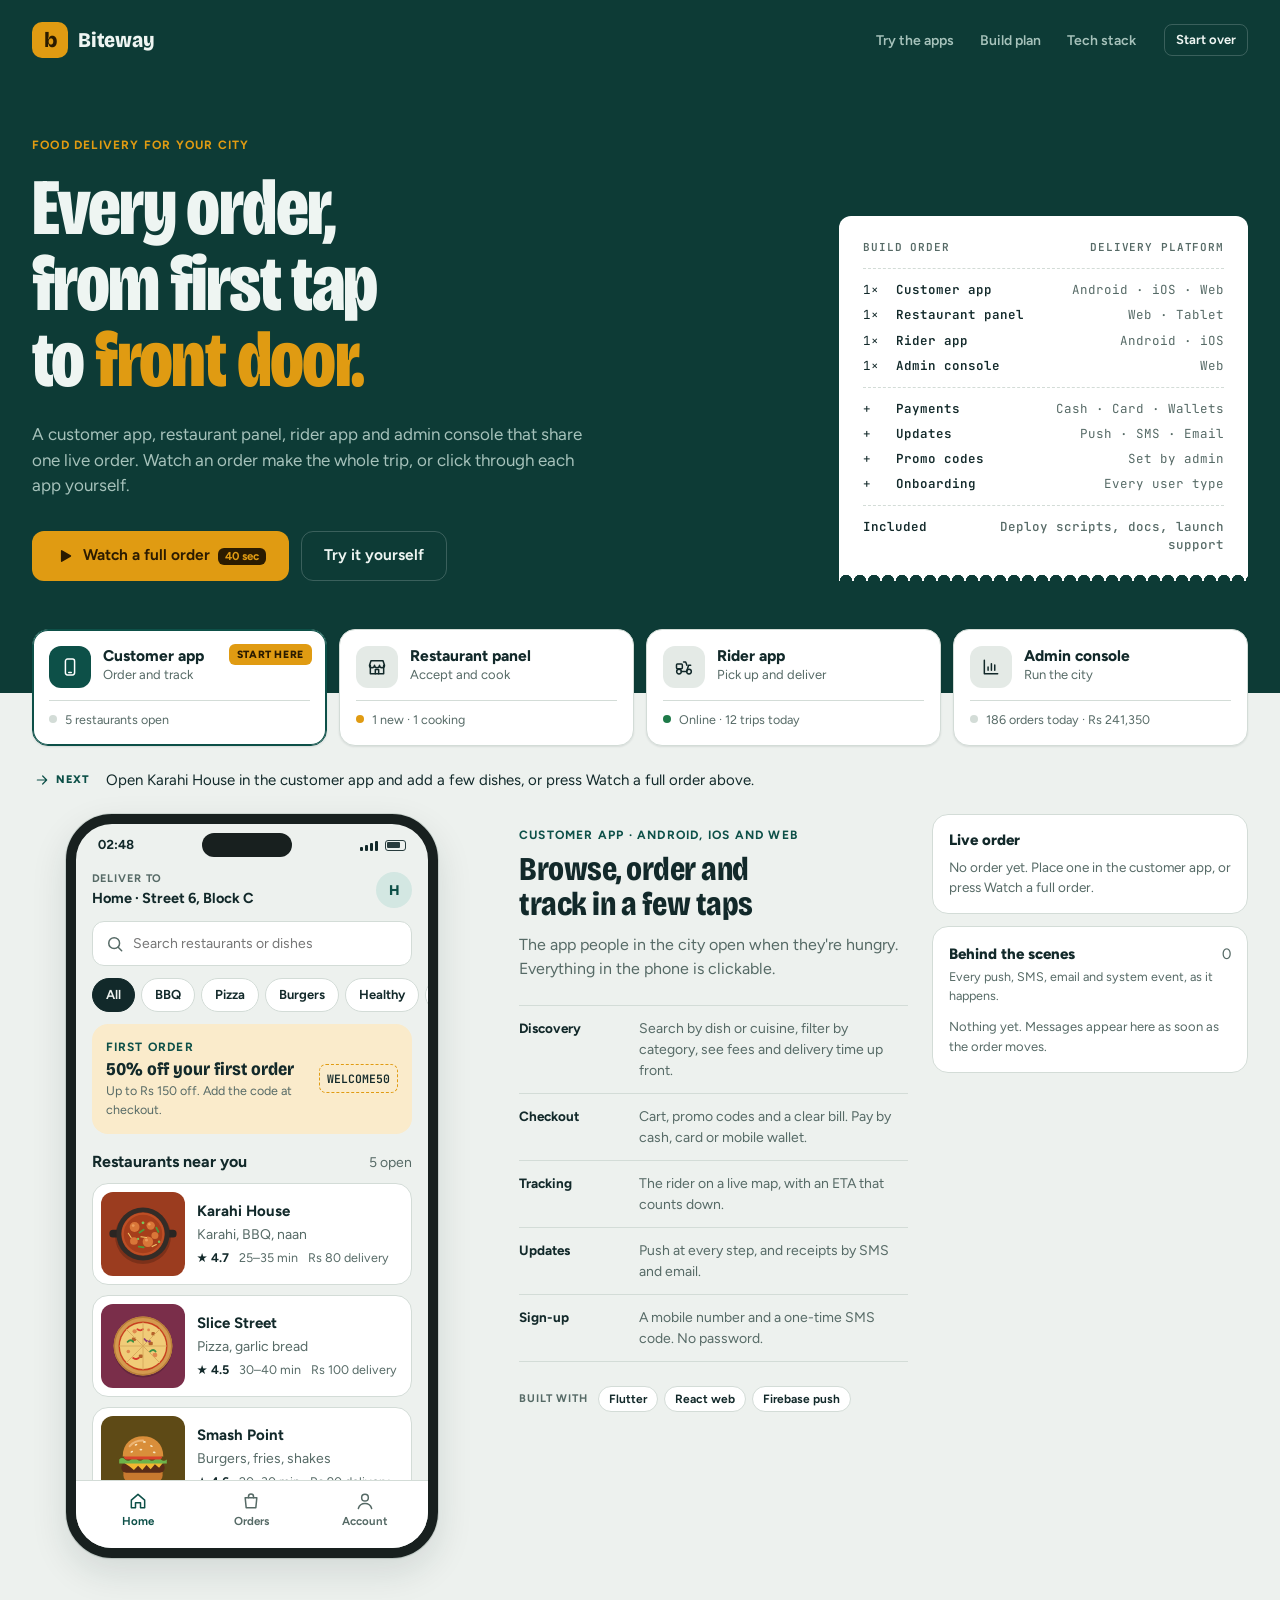
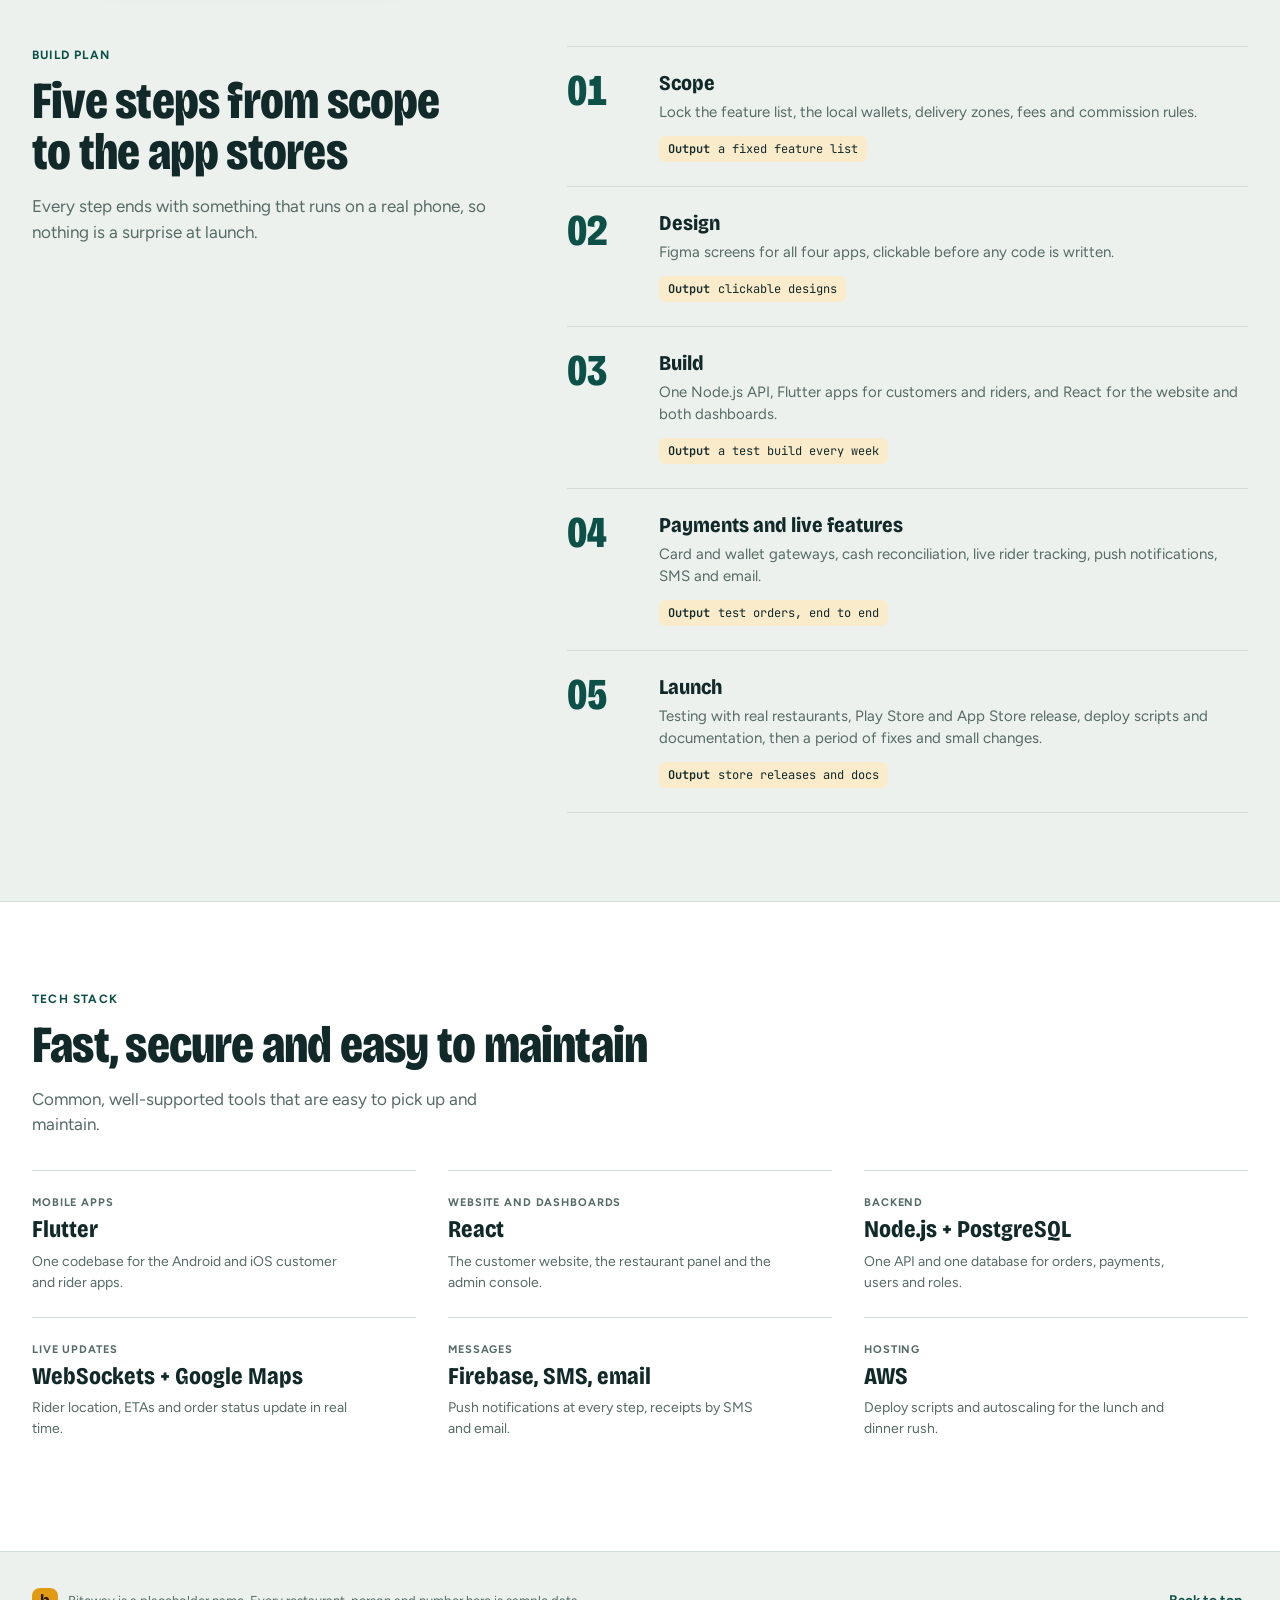
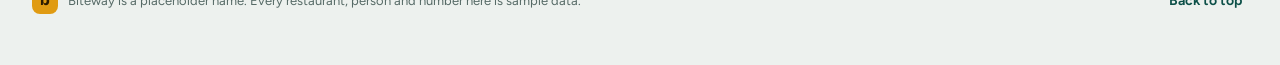
<file: index.html>
<!doctype html>
<html lang="en">
<head>
<meta charset="utf-8">
<meta name="viewport" content="width=device-width, initial-scale=1, viewport-fit=cover">
<title>Biteway Delivery</title>
<meta name="description" content="A food delivery platform: customer app, restaurant panel, rider app and admin console sharing one live order.">
<meta property="og:title" content="Biteway: food delivery platform">
<meta property="og:description" content="A food delivery platform: customer app, restaurant panel, rider app and admin console sharing one live order.">
<link rel="preconnect" href="https://fonts.googleapis.com">
<link rel="preconnect" href="https://fonts.gstatic.com" crossorigin>
<link rel="stylesheet" href="https://fonts.googleapis.com/css2?family=Bricolage+Grotesque:opsz,wdth,wght@12..96,75..100,500..800&display=swap">
<link rel="stylesheet" href="https://fonts.googleapis.com/css2?family=Figtree:wght@400..700&display=swap">
<link rel="stylesheet" href="https://fonts.googleapis.com/css2?family=JetBrains+Mono:wght@500;600&display=swap">
<link rel="stylesheet" href="css/styles.css">
</head>
<body>

<header class="band" id="top">
  <div class="wrap">
    <nav class="topnav" aria-label="Page">
      <div class="brand"><span class="mark" aria-hidden="true">b</span><b>Biteway</b></div>
      <div class="navlinks"><button data-a="goto" data-v="apps">Try the apps</button><button data-a="goto" data-v="plan">Build plan</button><button data-a="goto" data-v="stack">Tech stack</button></div>
      <button class="btn onband sm" data-a="reset">Start over</button>
    </nav>
    <div class="hero">
      <div>
        <span class="eyebrow">Food delivery for your city</span>
        <h1>Every order, from first tap to <em>front door.</em></h1>
        <p class="lead">A customer app, restaurant panel, rider app and admin console that share one live order. Watch an order make the whole trip, or click through each app yourself.</p>
        <div class="ctas">
          <button class="btn accent lg" data-a="play"><svg class="i" viewBox="0 0 24 24" aria-hidden="true"><path d="M8 5.8v12.4L18.5 12z" fill="currentColor"/></svg>Watch a full order<span class="meta">40 sec</span></button>
          <button class="btn onband lg" data-a="goto" data-v="apps">Try it yourself</button>
        </div>
      </div>
      <div class="ticket" role="group" aria-label="What the build includes">
        <div class="tk-head"><span>Build order</span><span>Delivery platform</span></div>
        <div class="tk-sec">
          <div class="tk-row"><span>1×</span><b>Customer app</b><span>Android · iOS · Web</span></div>
          <div class="tk-row"><span>1×</span><b>Restaurant panel</b><span>Web · Tablet</span></div>
          <div class="tk-row"><span>1×</span><b>Rider app</b><span>Android · iOS</span></div>
          <div class="tk-row"><span>1×</span><b>Admin console</b><span>Web</span></div>
        </div>
        <div class="tk-sec">
          <div class="tk-row"><span>+</span><b>Payments</b><span>Cash · Card · Wallets</span></div>
          <div class="tk-row"><span>+</span><b>Updates</b><span>Push · SMS · Email</span></div>
          <div class="tk-row"><span>+</span><b>Promo codes</b><span>Set by admin</span></div>
          <div class="tk-row"><span>+</span><b>Onboarding</b><span>Every user type</span></div>
        </div>
        <div class="tk-sec tk-foot"><span>Included</span><span>Deploy scripts, docs, launch support</span></div>
      </div>
    </div>
  </div>
</header>

<section class="apps" aria-label="The four apps">
  <div class="wrap">
    <div id="apps" class="apps-anchor"><div class="stations" id="tabs" role="tablist" aria-label="Choose an app"></div></div>
    <div class="guide" id="guide" role="status" aria-live="polite"></div>
    <div class="layout">
      <main id="stage"></main>
      <aside id="aside" aria-label="Live order and messages"></aside>
    </div>
  </div>
</section>

<section class="section" id="plan" aria-labelledby="plan-h">
  <div class="wrap plan-grid">
    <div class="sec-title"><span class="eyebrow">Build plan</span><h2 id="plan-h">Five steps from scope to the app stores</h2><p>Every step ends with something that runs on a real phone, so nothing is a surprise at launch.</p></div>
    <ol class="psteps">
      <li class="pstep"><span class="pnum">01</span><div><h3>Scope</h3><p>Lock the feature list, the local wallets, delivery zones, fees and commission rules.</p><span class="pout"><b>Output</b>a fixed feature list</span></div></li>
      <li class="pstep"><span class="pnum">02</span><div><h3>Design</h3><p>Figma screens for all four apps, clickable before any code is written.</p><span class="pout"><b>Output</b>clickable designs</span></div></li>
      <li class="pstep"><span class="pnum">03</span><div><h3>Build</h3><p>One Node.js API, Flutter apps for customers and riders, and React for the website and both dashboards.</p><span class="pout"><b>Output</b>a test build every week</span></div></li>
      <li class="pstep"><span class="pnum">04</span><div><h3>Payments and live features</h3><p>Card and wallet gateways, cash reconciliation, live rider tracking, push notifications, SMS and email.</p><span class="pout"><b>Output</b>test orders, end to end</span></div></li>
      <li class="pstep"><span class="pnum">05</span><div><h3>Launch</h3><p>Testing with real restaurants, Play Store and App Store release, deploy scripts and documentation, then a period of fixes and small changes.</p><span class="pout"><b>Output</b>store releases and docs</span></div></li>
    </ol>
  </div>
</section>

<section class="section stackband" id="stack" aria-labelledby="stack-h">
  <div class="wrap">
    <div class="sec-title"><span class="eyebrow">Tech stack</span><h2 id="stack-h">Fast, secure and easy to maintain</h2><p>Common, well-supported tools that are easy to pick up and maintain.</p></div>
    <div class="stack-grid">
      <div class="stack-cell"><span class="lbl">Mobile apps</span><h3>Flutter</h3><p>One codebase for the Android and iOS customer and rider apps.</p></div>
      <div class="stack-cell"><span class="lbl">Website and dashboards</span><h3>React</h3><p>The customer website, the restaurant panel and the admin console.</p></div>
      <div class="stack-cell"><span class="lbl">Backend</span><h3>Node.js + PostgreSQL</h3><p>One API and one database for orders, payments, users and roles.</p></div>
      <div class="stack-cell"><span class="lbl">Live updates</span><h3>WebSockets + Google Maps</h3><p>Rider location, ETAs and order status update in real time.</p></div>
      <div class="stack-cell"><span class="lbl">Messages</span><h3>Firebase, SMS, email</h3><p>Push notifications at every step, receipts by SMS and email.</p></div>
      <div class="stack-cell"><span class="lbl">Hosting</span><h3>AWS</h3><p>Deploy scripts and autoscaling for the lunch and dinner rush.</p></div>
    </div>
  </div>
</section>

<footer class="foot">
  <div class="wrap">
    <div class="fb"><span class="mark xs" aria-hidden="true">b</span><span>Biteway is a placeholder name. Every restaurant, person and number here is sample data.</span></div>
    <button class="linkbtn" data-a="goto" data-v="top">Back to top</button>
  </div>
</footer>
<div class="toast" id="toast" role="status" aria-live="polite"></div>

<script src="js/app.js"></script>
</body>
</html>
</file>
<file: css/styles.css>
:root{color-scheme:light;padding-top:env(safe-area-inset-top,0px);padding-bottom:env(safe-area-inset-bottom,0px)}body{margin:0;font:14px system-ui,sans-serif}img{max-width:100%}[hidden]{display:none!important}
/* Layout: deep-teal hero band with the build "ticket"; the four apps sit as station cards straddling the band edge and act as the navigation; the live app stage with a behind-the-scenes rail; then the build plan (sticky intro + numbered steps) and the tech stack grid. */
:root{
  --bg:#EDF1EE; --sunk:#F5F8F6; --surface:#FFFFFF; --surface-2:#E4EAE6; --ink:#12292A; --muted:#566A66; --line:#D3DCD7;
  --brand:#0D5048; --brand-ink:#FFFFFF; --brand-soft:#D3E7E2;
  --accent:#E09B12; --accent-ink:#2B1B00; --accent-soft:#FAEBCB;
  --ok:#1E7A49; --ok-soft:#DAF0E2; --warn:#A35F00; --warn-soft:#F9E8CF; --bad:#B23A1D; --bad-soft:#F7DFD8;
  --band:#0D3B36; --band-ink:#EEF5F2; --band-muted:#A6C2BB; --band-line:rgba(238,245,242,.2); --paper:#FFFFFF;
  --map-bg:#E1E8DF; --map-road:#FFFFFF; --map-minor:#F2F5F1; --map-park:#C6DFBE; --map-water:#C1D8E5;
  --on-tile:#FFFFFF; --bezel:#18201F;
  --shadow-sm:0 1px 2px rgba(18,41,42,.10);
  --shadow:0 1px 2px rgba(18,41,42,.06),0 14px 36px rgba(18,41,42,.12);
  --f-display:"Bricolage Grotesque","Avenir Next Condensed","Arial Narrow","Segoe UI",system-ui,sans-serif;
  --f-body:"Figtree",system-ui,-apple-system,"Segoe UI",Roboto,sans-serif;
  --f-mono:"JetBrains Mono",ui-monospace,SFMono-Regular,Menlo,Consolas,monospace;
  --fs-xs:12px; --fs-sm:13.5px; --fs-base:15px; --fs-md:17px; --fs-lg:22px;
  --sp-1:4px; --sp-2:8px; --sp-3:12px; --sp-4:16px; --sp-5:24px; --sp-6:32px; --sp-7:48px; --sp-8:88px;
  --r-sm:8px; --r-md:12px; --r-lg:16px; --r-xl:22px;
}
@media (prefers-color-scheme: dark){
  :root:not([data-theme="light"]){
    --bg:#0B1413; --sunk:#0F1B1A; --surface:#122120; --surface-2:#1A2C2A; --ink:#E3ECE9; --muted:#8FA39F; --line:#253836;
    --brand:#4FBBA8; --brand-ink:#04201C; --brand-soft:#163833;
    --accent:#F0B23A; --accent-ink:#2B1B00; --accent-soft:#3A2D10;
    --ok:#5CC68D; --ok-soft:#14301F; --warn:#E8A64C; --warn-soft:#34260F; --bad:#EF7C60; --bad-soft:#3A1C15;
    --band:#0F2C29; --band-ink:#E3ECE9; --band-muted:#8FB0A8; --band-line:rgba(227,236,233,.16); --paper:#1D3431;
    --map-bg:#16231F; --map-road:#2C3E3A; --map-minor:#1E2D2A; --map-park:#1C3827; --map-water:#16303E;
    --on-tile:#FFFFFF; --bezel:#030707;
    --shadow-sm:0 1px 2px rgba(0,0,0,.45);
    --shadow:0 1px 2px rgba(0,0,0,.35),0 14px 36px rgba(0,0,0,.45);
    color-scheme:dark;
  }
}
:root[data-theme="dark"]{
  --bg:#0B1413; --sunk:#0F1B1A; --surface:#122120; --surface-2:#1A2C2A; --ink:#E3ECE9; --muted:#8FA39F; --line:#253836;
  --brand:#4FBBA8; --brand-ink:#04201C; --brand-soft:#163833;
  --accent:#F0B23A; --accent-ink:#2B1B00; --accent-soft:#3A2D10;
  --ok:#5CC68D; --ok-soft:#14301F; --warn:#E8A64C; --warn-soft:#34260F; --bad:#EF7C60; --bad-soft:#3A1C15;
  --band:#0F2C29; --band-ink:#E3ECE9; --band-muted:#8FB0A8; --band-line:rgba(227,236,233,.16); --paper:#1D3431;
  --map-bg:#16231F; --map-road:#2C3E3A; --map-minor:#1E2D2A; --map-park:#1C3827; --map-water:#16303E;
  --on-tile:#FFFFFF; --bezel:#030707;
  --shadow-sm:0 1px 2px rgba(0,0,0,.45);
  --shadow:0 1px 2px rgba(0,0,0,.35),0 14px 36px rgba(0,0,0,.45);
  color-scheme:dark;
}

/* ---------- Base ---------- */
*{box-sizing:border-box}
body{background:var(--bg);color:var(--ink);font-family:var(--f-body);font-size:var(--fs-base);line-height:1.5;-webkit-font-smoothing:antialiased}
h1,h2,h3,h4,p,dl,dd{margin:0}
h1,h2{font-family:var(--f-display);font-stretch:84%;letter-spacing:-.015em;text-wrap:balance}
h3{font-size:16px;font-weight:700;line-height:1.3;text-wrap:balance}
button{font:inherit;color:inherit;cursor:pointer}
input{font:inherit;color:inherit}
:focus-visible{outline:2px solid var(--accent);outline-offset:2px}
.tnum{font-variant-numeric:tabular-nums}
.mono{font-family:var(--f-mono);font-size:.86em;font-weight:600;letter-spacing:.01em}
.muted{color:var(--muted)}
.lbl{display:block;font-size:11px;font-weight:700;text-transform:uppercase;letter-spacing:.08em;color:var(--muted)}
.eyebrow{display:block;font-size:var(--fs-xs);font-weight:700;text-transform:uppercase;letter-spacing:.1em;color:var(--brand)}
.eyebrow.ok{color:var(--ok)} .eyebrow.bad{color:var(--bad)}
svg.i{width:20px;height:20px;fill:none;stroke:currentColor;stroke-width:1.8;stroke-linecap:round;stroke-linejoin:round;flex:none}
.wrap{max-width:1320px;margin-inline:auto;padding-left:max(16px,env(safe-area-inset-left,0px));padding-right:max(16px,env(safe-area-inset-right,0px))}
@media (min-width:900px){.wrap{padding-left:max(32px,env(safe-area-inset-left,0px));padding-right:max(32px,env(safe-area-inset-right,0px))}}
.enter{animation:enter .24s ease-out}
.enter-x{animation:enterx .2s ease-out}
@keyframes enter{from{opacity:0;transform:translateY(6px)}}
@keyframes enterx{from{opacity:0;transform:translateX(10px)}}

/* ---------- Buttons and fields ---------- */
.btn{border:1px solid transparent;border-radius:var(--r-md);min-height:40px;padding:8px 16px;font-weight:650;font-size:14px;display:inline-flex;align-items:center;justify-content:center;gap:8px;transition:background-color .15s,border-color .15s,transform .1s;text-align:center;line-height:1.2}
.btn:active{transform:translateY(1px)}
.btn.accent{background:var(--accent);color:var(--accent-ink)}
.btn.accent:hover{filter:brightness(1.05)}
.btn.brand{background:var(--brand);color:var(--brand-ink)}
.btn.ghost{background:transparent;border-color:var(--line);color:var(--ink)}
.btn.ghost:hover{background:var(--surface-2)}
.btn.onband{background:transparent;border-color:var(--band-line);color:var(--band-ink)}
.btn.onband:hover{background:var(--band-line)}
.btn[disabled]{opacity:.55;cursor:default;transform:none;filter:none}
.btn.wide{width:100%}
.btn.sm{min-height:32px;padding:5px 11px;font-size:13px;border-radius:var(--r-sm)}
.btn.lg{min-height:50px;padding:12px 22px;font-size:15.5px}
.btn .meta{font-size:11.5px;font-weight:700;padding:2px 7px;border-radius:6px;background:var(--accent-ink);color:var(--accent)}
.linkbtn{border:0;background:none;color:var(--brand);font-weight:650;padding:6px;font-size:14px}
.fld{display:flex;flex-direction:column;gap:5px;font-size:var(--fs-xs);font-weight:650;color:var(--muted)}
.fld.full{grid-column:1/-1}
.fld input,.promo-row input{min-height:40px;min-width:0;border:1px solid var(--line);background:var(--sunk);border-radius:var(--r-sm);padding:8px 11px;font-family:var(--f-mono);font-size:13.5px;color:var(--ink);outline:none;transition:border-color .15s}
.fld input:focus,.promo-row input:focus{border-color:var(--brand);background:var(--surface)}

/* ---------- Hero band ---------- */
.band{background:var(--band);color:var(--band-ink)}
.band > .wrap{padding-block:var(--sp-4) 112px}
.topnav{display:flex;align-items:center;gap:var(--sp-4);min-height:48px}
.brand{display:flex;align-items:center;gap:10px;margin-right:auto}
.brand b{font:800 21px/1 var(--f-display);font-stretch:90%;letter-spacing:-.01em}
.mark{width:36px;height:36px;border-radius:10px;background:var(--accent);color:var(--accent-ink);display:grid;place-items:center;font:800 21px/1 var(--f-display);flex:none}
.mark.xs{width:26px;height:26px;font-size:15px;border-radius:8px}
.mark.big{width:64px;height:64px;font-size:38px;border-radius:18px}
.navlinks{display:flex;gap:2px}
.navlinks button{border:0;background:none;color:var(--band-muted);font-weight:600;font-size:14px;padding:8px 12px;border-radius:var(--r-sm);transition:color .15s,background-color .15s}
.navlinks button:hover{color:var(--band-ink);background:var(--band-line)}
@media (max-width:760px){.navlinks{display:none}}
.hero{display:grid;grid-template-columns:minmax(0,1.3fr) minmax(0,.7fr);gap:var(--sp-7);align-items:end;padding-top:clamp(32px,6vw,72px)}
@media (max-width:920px){.hero{grid-template-columns:minmax(0,1fr);gap:var(--sp-6)}}
.hero .eyebrow{color:var(--accent)}
.hero h1{font-size:clamp(42px,6.4vw,80px);line-height:.95;font-weight:800;font-stretch:76%;letter-spacing:-.02em;margin-top:var(--sp-4);max-width:13ch}
.hero h1 em{font-style:normal;color:var(--accent)}
.hero .lead{font-size:var(--fs-md);color:var(--band-muted);max-width:50ch;margin-top:var(--sp-5)}
.ctas{display:flex;flex-wrap:wrap;gap:var(--sp-3);margin-top:var(--sp-6)}
.ticket{background:var(--paper);color:var(--ink);border-radius:var(--r-md) var(--r-md) 0 0;padding:var(--sp-5) var(--sp-5) var(--sp-4);font-family:var(--f-mono);font-size:12.5px;line-height:1.45;position:relative;margin-bottom:10px}
.ticket::after{content:"";position:absolute;left:0;right:0;top:100%;height:10px;background:radial-gradient(circle at 7px 10px,transparent 6px,var(--paper) 6.5px) 0 0/14px 10px repeat-x}
.tk-head{display:flex;justify-content:space-between;gap:var(--sp-3);font-weight:600;letter-spacing:.08em;text-transform:uppercase;font-size:11px;color:var(--muted)}
.tk-sec{border-top:1.5px dashed var(--line);margin-top:var(--sp-3);padding-top:var(--sp-3);display:grid;gap:7px}
.tk-row{display:grid;grid-template-columns:2em minmax(0,1fr) auto;gap:8px;align-items:baseline}
.tk-row b{font-weight:600}
.tk-row span:last-child{color:var(--muted);text-align:right}
.tk-foot{display:flex;justify-content:space-between;gap:var(--sp-3);font-weight:600}
.tk-foot span:last-child{color:var(--muted);font-weight:500;text-align:right}
@media (max-width:420px){.tk-row{grid-template-columns:2em minmax(0,1fr)}.tk-row span:last-child{grid-column:2;text-align:left}.tk-foot{flex-direction:column;gap:2px}.tk-foot span:last-child{text-align:left}}

/* ---------- Stations (app navigation) ---------- */
.apps-anchor{scroll-margin-top:16px}
.stations{display:grid;grid-template-columns:repeat(4,minmax(0,1fr));gap:var(--sp-3);margin-top:-64px;position:relative}
.station{position:relative;text-align:left;border:1px solid var(--line);background:var(--surface);border-radius:var(--r-lg);padding:var(--sp-4);display:grid;grid-template-columns:auto minmax(0,1fr);gap:var(--sp-3);align-content:start;transition:border-color .15s;box-shadow:var(--shadow-sm)}
.station:hover{border-color:var(--brand)}
.station[aria-selected="true"]{border-color:var(--brand);box-shadow:inset 0 0 0 1px var(--brand),var(--shadow-sm)}
.st-ic{width:42px;height:42px;border-radius:var(--r-md);background:var(--surface-2);color:var(--ink);display:grid;place-items:center;transition:background-color .15s,color .15s}
.station[aria-selected="true"] .st-ic{background:var(--brand);color:var(--brand-ink)}
.st-txt{display:flex;flex-direction:column;min-width:0;padding-right:64px}
.st-name{font-weight:750;font-size:15.5px;line-height:1.25}
.st-role{font-size:13px;color:var(--muted)}
.st-status{grid-column:1/-1;display:flex;align-items:baseline;gap:8px;font-size:12.5px;color:var(--muted);border-top:1px solid var(--line);padding-top:10px;min-width:0}
.sd{width:8px;height:8px;border-radius:50%;background:var(--line);flex:none;transform:translateY(-1px)}
.sd.live{background:var(--brand)} .sd.ok{background:var(--ok)} .sd.warn{background:var(--accent)}
.turn{position:absolute;top:14px;right:14px;font-size:10.5px;font-weight:800;text-transform:uppercase;letter-spacing:.06em;background:var(--accent);color:var(--accent-ink);padding:3px 8px;border-radius:6px;animation:turn 1.8s ease-in-out infinite}
@keyframes turn{50%{box-shadow:0 0 0 4px var(--accent-soft)}}
@media (max-width:760px){
  .stations{grid-template-columns:repeat(2,minmax(0,1fr));margin-top:-56px;gap:var(--sp-2)}
  .station{padding:var(--sp-3);gap:10px}
  .st-ic{width:34px;height:34px;border-radius:10px}
  .st-ic svg.i{width:18px;height:18px}
  .st-txt{padding-right:12px}
  .st-name{font-size:14px}
  .st-role{display:none}
  .turn{top:10px;right:10px;width:10px;height:10px;padding:0;border-radius:50%}
  .turn .t{position:absolute;width:1px;height:1px;overflow:hidden;clip:rect(0 0 0 0);white-space:nowrap}
}
.guide{display:flex;flex-wrap:wrap;align-items:center;gap:var(--sp-2) var(--sp-4);padding:var(--sp-4) 2px;min-height:68px}
.guide p{flex:1 1 320px;min-width:0}
.gl{font-size:11px;font-weight:800;text-transform:uppercase;letter-spacing:.08em;color:var(--brand);display:inline-flex;align-items:center;gap:6px}
.gl svg.i{width:16px;height:16px}
.guide.playing{background:var(--accent-soft);border-radius:var(--r-md);padding:var(--sp-3) var(--sp-4);margin-block:var(--sp-2)}
.livedot{width:9px;height:9px;border-radius:50%;background:var(--accent);flex:none;animation:blink 1.2s infinite}
@keyframes blink{50%{opacity:.25}}

/* ---------- App stage layout ---------- */
.layout{display:grid;grid-template-columns:minmax(0,1fr) 316px;gap:var(--sp-5);align-items:start}
@media (max-width:1060px){.layout{grid-template-columns:minmax(0,1fr)}}
#stage{container-type:inline-size;min-width:0}
.duo{display:grid;grid-template-columns:auto minmax(0,1fr);gap:var(--sp-7);align-items:start}
@container (max-width:700px){.duo{grid-template-columns:minmax(0,1fr);gap:var(--sp-6)}}
.info{padding-top:var(--sp-3);max-width:520px}
.info h2,.vhead h2{font-size:clamp(26px,2.6vw,34px);line-height:1.04;font-weight:750;font-stretch:80%;margin-top:var(--sp-2)}
.info .lead,.vhead .lead{color:var(--muted);margin-top:var(--sp-3);font-size:16px;max-width:52ch}
.feats{margin-top:var(--sp-5);display:grid}
.feats > div{display:grid;grid-template-columns:104px minmax(0,1fr);gap:var(--sp-4);padding:var(--sp-3) 0;border-top:1px solid var(--line)}
.feats > div:last-child{border-bottom:1px solid var(--line)}
.feats dt{font-weight:700;font-size:var(--fs-sm)}
.feats dd{color:var(--muted);font-size:14px}
.built{display:flex;flex-wrap:wrap;gap:6px;align-items:center;margin-top:var(--sp-5)}
.built .lbl{margin-right:4px}
.tag{font-size:12px;font-weight:650;border:1px solid var(--line);border-radius:999px;padding:3px 10px;background:var(--surface);white-space:nowrap}
.vhead{display:flex;flex-wrap:wrap;justify-content:space-between;align-items:flex-end;gap:var(--sp-3) var(--sp-5);margin-bottom:var(--sp-5)}
.vhead .built{margin-top:0}

/* ---------- Phone ---------- */
.phone{width:min(100%,372px);height:744px;border:10px solid var(--bezel);border-radius:46px;background:var(--bg);position:relative;overflow:hidden;display:flex;flex-direction:column;box-shadow:var(--shadow),0 0 0 1px var(--line);margin-inline:auto}
.sbar{display:flex;justify-content:space-between;align-items:center;padding:9px 22px 6px;font-size:13px;font-weight:700;flex:none}
.island{width:90px;height:24px;border-radius:14px;background:var(--bezel)}
.sicons{display:flex;gap:2px;align-items:flex-end;height:11px}
.sicons i{width:3px;background:var(--ink);border-radius:1px}
.sicons i:nth-child(1){height:4px}.sicons i:nth-child(2){height:6px}.sicons i:nth-child(3){height:8px}.sicons i:nth-child(4){height:10px}
.sicons b{width:21px;height:11px;border:1.5px solid var(--ink);border-radius:3px;margin-left:5px;position:relative;opacity:.9}
.sicons b::after{content:"";position:absolute;inset:1.5px;right:5px;background:var(--ink);border-radius:1px}
@media (max-width:520px){
  .phone{border:1px solid var(--line);border-radius:var(--r-xl);height:680px;box-shadow:none;width:100%}
  .sbar{display:none}
}
.screen{flex:1;overflow-y:auto;overflow-x:hidden;position:relative;scrollbar-width:thin;font-size:14px}
.bnav{display:flex;border-top:1px solid var(--line);background:var(--surface);padding:6px 6px 14px;flex:none}
.bnav button{flex:1;border:0;background:none;display:flex;flex-direction:column;align-items:center;gap:2px;font-size:11.5px;font-weight:650;color:var(--muted);padding:4px}
.bnav button.on{color:var(--brand)}
@media (max-width:520px){.bnav{padding-bottom:8px}}
.pnotif{position:absolute;top:42px;left:8px;right:8px;z-index:5;pointer-events:none}
@media (max-width:520px){.pnotif{top:8px}}
.pn{pointer-events:auto;display:flex;gap:10px;align-items:flex-start;background:var(--surface);border:1px solid var(--line);border-radius:var(--r-lg);padding:10px 12px;box-shadow:var(--shadow);animation:pnin .35s ease-out;font-size:13px}
.pn p{margin-top:1px} .pn > div{flex:1;min-width:0}
.pn.still{animation:none}
.pn.out{opacity:0;transform:translateY(-8px);transition:opacity .25s,transform .25s}
@keyframes pnin{from{transform:translateY(-18px);opacity:0}}

/* ---------- Customer app ---------- */
.pad{padding-inline:16px}
.stack{display:flex;flex-direction:column;gap:12px;padding-bottom:16px}
.c-head{display:flex;justify-content:space-between;align-items:center;gap:10px;padding:8px 16px 12px}
.c-head .addr b{display:block;font-size:14.5px}
.c-top{display:flex;align-items:center;gap:10px;padding:8px 16px 12px;min-height:48px}
.c-top h2{font-size:22px;font-stretch:88%}
.avatar{width:36px;height:36px;border-radius:50%;background:var(--brand-soft);color:var(--brand);display:grid;place-items:center;font-weight:800;border:0;flex:none;font-size:14px}
.avatar.dark{background:var(--ink);color:var(--bg)}
.avatar.lg{width:52px;height:52px;font-size:20px}
.iconbtn{width:36px;height:36px;border-radius:50%;border:1px solid var(--line);background:var(--surface);display:grid;place-items:center;flex:none;color:var(--ink)}
.search{display:flex;align-items:center;gap:8px;background:var(--surface);border:1px solid var(--line);border-radius:var(--r-md);padding:0 12px;color:var(--muted);transition:border-color .15s}
.search input{border:0;background:transparent;padding:11px 0;flex:1;min-width:0;outline:none;color:var(--ink)}
.search:focus-within{border-color:var(--brand)}
.chips{display:flex;gap:6px;overflow-x:auto;padding-block:12px;scrollbar-width:none}
.chip{border:1px solid var(--line);background:var(--surface);border-radius:999px;padding:6px 13px;font-size:13px;font-weight:650;white-space:nowrap;transition:background-color .15s}
.chip.on{background:var(--ink);color:var(--bg);border-color:var(--ink)}
.promo-card{display:flex;justify-content:space-between;align-items:center;gap:10px;background:var(--accent-soft);border-radius:var(--r-lg);padding:14px}
.promo-card b{display:block;font:750 18px/1.15 var(--f-display);font-stretch:88%;margin-top:3px}
.promo-card .s{font-size:12.5px;color:var(--muted);display:block;margin-top:3px}
.code{font-family:var(--f-mono);font-weight:600;font-size:11.5px;border:1.5px dashed var(--accent);color:var(--ink);padding:5px 7px;border-radius:7px;white-space:nowrap}
.sec-h{display:flex;justify-content:space-between;align-items:baseline;margin:18px 0 10px}
.sec-h h3{font-size:16px}
h3.sm{font-size:15px}
.rlist{display:flex;flex-direction:column;gap:10px;padding-bottom:16px}
.rcard{display:flex;gap:12px;align-items:center;text-align:left;border:1px solid var(--line);background:var(--surface);border-radius:var(--r-lg);padding:8px;width:100%;transition:border-color .15s}
.rcard:hover{border-color:var(--brand)}
.thumb{width:84px;height:84px;border-radius:var(--r-md);background:var(--t);display:block;padding:7px;flex:none;overflow:hidden}
.thumb.sm{width:40px;height:40px;padding:3px;border-radius:10px}
.thumb.xs{width:34px;height:34px;padding:3px;border-radius:9px}
svg.dish{display:block;width:100%;height:100%}
.rinfo{display:flex;flex-direction:column;gap:2px;min-width:0;flex:1}
.rname{font-weight:700;font-size:15px;display:flex;gap:6px;align-items:center;flex-wrap:wrap}
.meta{display:flex;gap:10px;font-size:12.5px;color:var(--muted);flex-wrap:wrap;margin-top:2px}
.meta .rt{color:var(--ink);font-weight:700}
.pill{font-size:10.5px;font-weight:800;text-transform:uppercase;letter-spacing:.06em;padding:2px 6px;border-radius:5px;background:var(--accent-soft);color:var(--ink)}
.pill.new{background:var(--ok-soft);color:var(--ok)}
.pill.closed{background:var(--bad-soft);color:var(--bad)}
.empty{color:var(--muted);padding:20px 4px;text-align:center}
.live-strip{display:flex;align-items:center;gap:10px;width:calc(100% - 32px);margin:4px 16px 0;border:0;border-radius:var(--r-md);padding:10px 12px;background:var(--brand);color:var(--brand-ink);font-size:13.5px;text-align:left}
.live-strip span:nth-child(2){flex:1;min-width:0}
.m-hero{height:156px;background:var(--t);position:relative;display:flex;align-items:flex-end;justify-content:space-between;padding:12px 16px;color:var(--on-tile);overflow:hidden}
.m-hero .iconbtn{position:absolute;top:10px;left:12px}
.m-hero .cat{font:800 12px/1 var(--f-body);letter-spacing:.1em;text-transform:uppercase;opacity:.9}
.m-hero .big{width:148px;height:148px;margin:0 -14px -26px 0;flex:none}
.m-head{padding-block:14px 6px}
.m-head h2{font-size:24px;font-stretch:84%}
.m-head p{font-size:13px;margin-top:3px}
.notice{background:var(--bad-soft);color:var(--bad);border-radius:var(--r-md);padding:10px 12px;font-weight:600;font-size:13px;margin-top:8px}
.mlist{display:flex;flex-direction:column;margin-top:6px;padding-bottom:12px}
.mitem{display:grid;grid-template-columns:minmax(0,1fr) 76px;gap:14px;align-items:start;padding:14px 0;border-bottom:1px solid var(--line)}
.mitem:last-child{border-bottom:0}
.mtext{display:flex;flex-direction:column;gap:2px;min-width:0}
.mtext b{display:flex;gap:6px;align-items:center;flex-wrap:wrap}
.mtext .muted{font-size:12.5px}
.mrow{display:flex;justify-content:space-between;align-items:center;gap:8px;margin-top:8px;min-height:36px}
.price{font-weight:700}
.mthumb{width:76px;height:76px;border-radius:var(--r-md);background:var(--surface-2);padding:6px}
.mitem.off .mtext,.mitem.off .mthumb{opacity:.5}
.soldout{font-size:12px;font-weight:700;color:var(--bad);white-space:nowrap}
.add{width:36px;height:36px;border-radius:11px;border:1.5px solid var(--brand);background:var(--surface);color:var(--brand);font-size:20px;font-weight:700;line-height:1;flex:none;transition:background-color .15s,color .15s}
.add:hover{background:var(--brand);color:var(--brand-ink)}
.stepper{display:inline-flex;align-items:center;gap:2px;background:var(--brand);color:var(--brand-ink);border-radius:11px;padding:2px;flex:none}
.stepper button{width:30px;height:30px;border:0;background:transparent;color:inherit;font-size:18px;font-weight:700;border-radius:9px;line-height:1}
.stepper b{min-width:18px;text-align:center}
.cartbar{position:sticky;bottom:0;padding:10px 16px 12px;background:linear-gradient(to top,var(--bg) 70%,transparent)}
.cartbar .btn{justify-content:space-between;min-height:50px;padding:12px 16px;border-radius:var(--r-lg)}
.cartbar .btn.center{justify-content:center}
.box{background:var(--surface);border:1px solid var(--line);border-radius:var(--r-lg);padding:14px}
.box h4{font-size:11.5px;font-weight:800;text-transform:uppercase;letter-spacing:.08em;color:var(--muted);margin-bottom:8px}
.cline{display:grid;grid-template-columns:minmax(0,1fr) auto auto;gap:10px;align-items:center;padding:7px 0}
.cline > div{display:flex;flex-direction:column;min-width:0}
.cline .muted{font-size:12.5px}
.cline > .tnum{min-width:62px;text-align:right;font-weight:650}
.promo-row{display:flex;gap:8px}
.promo-row input{flex:1}
.pmsg{margin-top:8px;font-size:13px;font-weight:600}
.pmsg.ok{color:var(--ok)} .pmsg.bad{color:var(--bad)}
.hint{font-size:12px;color:var(--muted);margin-top:6px}
.hint.c{text-align:center}
.popt{display:flex;gap:10px;align-items:flex-start;padding:10px;border:1px solid var(--line);border-radius:var(--r-md);cursor:pointer;margin-top:8px;transition:border-color .15s,background-color .15s}
.popt:first-of-type{margin-top:0}
.popt.on{border-color:var(--brand);background:var(--brand-soft)}
.popt input{margin-top:3px;accent-color:var(--brand)}
.popt span b{display:block}
.popt span .muted{font-size:12.5px}
.payf{display:grid;grid-template-columns:1fr 1fr;gap:8px;margin-top:10px}
.bill{display:flex;flex-direction:column;gap:6px}
.brow{display:flex;justify-content:space-between;gap:10px}
.brow.disc{color:var(--ok);font-weight:600}
.brow.tot{border-top:1px solid var(--line);padding-top:8px;margin-top:2px;font-weight:800;font-size:15.5px}
.track-head h2{font-size:24px;font-stretch:84%;margin-top:3px}
.track-head p{margin-top:4px}
.mapbox{border-radius:var(--r-lg);overflow:hidden;border:1px solid var(--line);background:var(--map-bg)}
svg.map{display:block;width:100%;height:auto}
.m-bg{fill:var(--map-bg)} .m-park{fill:var(--map-park)} .m-water{fill:var(--map-water)}
.m-road{stroke:var(--map-road);stroke-width:9;fill:none}
.m-minor{stroke:var(--map-minor);stroke-width:4;fill:none}
.m-lbl{fill:var(--muted);font:700 7px var(--f-body);letter-spacing:.04em}
.m-route{fill:none;stroke:var(--brand);stroke-width:3.5;stroke-linecap:round;stroke-linejoin:round;stroke-dasharray:.5 6}
.m-route.on{stroke-dasharray:none}
.m-route1{fill:none;stroke:var(--muted);stroke-width:2.5;stroke-dasharray:1 5;stroke-linecap:round;stroke-linejoin:round}
.m-pin-r{fill:var(--accent);stroke:var(--surface);stroke-width:2.5}
.m-pin-h{fill:var(--brand);stroke:var(--surface);stroke-width:2.5}
.m-pin-t{font:800 8px var(--f-display);fill:var(--accent-ink)}
.m-pin-t.h{fill:var(--brand-ink)}
.m-tag{fill:var(--ink);font:700 8.5px var(--f-body)}
.m-heat{fill:var(--accent);opacity:.18}
.m-rider{fill:var(--ink);stroke:var(--accent);stroke-width:3}
.m-pulse{fill:var(--accent);opacity:.45;transform-box:fill-box;transform-origin:center;animation:pulse 1.6s ease-out infinite}
@keyframes pulse{from{transform:scale(.6);opacity:.5}to{transform:scale(2.1);opacity:0}}
.rider-row{display:flex;align-items:center;gap:10px}
.rider-row > div{flex:1;min-width:0;display:flex;flex-direction:column}
.rider-row .muted{font-size:12.5px}
.stars{display:flex;gap:4px}
.star{border:0;background:none;font-size:28px;line-height:1;color:var(--line);padding:2px;transition:color .15s}
.star.on{color:var(--accent)}
.steps{list-style:none;margin:0;padding:0;display:flex;flex-direction:column}
.steps li{display:grid;grid-template-columns:16px minmax(0,1fr) auto;gap:10px;align-items:center;padding:5px 0;position:relative;color:var(--muted);font-size:13.5px}
.steps li::before{content:"";position:absolute;left:7px;top:-6px;height:12px;width:2px;background:var(--line)}
.steps li:first-child::before{display:none}
.steps li.done::before,.steps li.now::before{background:var(--brand)}
.sdot{width:16px;height:16px;border-radius:50%;border:2px solid var(--line);background:var(--surface);position:relative;z-index:1}
.steps li.done{color:var(--ink)}
.steps li.done .sdot{background:var(--brand);border-color:var(--brand)}
.steps li.now{color:var(--ink);font-weight:700}
.steps li.now .sdot{border-color:var(--accent);background:var(--accent-soft)}
.ocard{display:flex;gap:10px;align-items:center;justify-content:space-between;text-align:left;width:100%;background:var(--surface);border:1px solid var(--line);border-radius:var(--r-md);padding:12px}
.ocard > div{display:flex;flex-direction:column;gap:2px;min-width:0}
.ocard .muted{font-size:12.5px}
.prof{display:flex;gap:12px;align-items:center;padding:4px 0}
.prof > div{display:flex;flex-direction:column}
.lrow{display:flex;justify-content:space-between;align-items:center;gap:10px;padding:7px 0;border-bottom:1px solid var(--line)}
.lrow:last-child{border-bottom:0}
.sw{width:42px;height:25px;border-radius:13px;background:var(--line);border:0;position:relative;flex:none;padding:0;transition:background-color .2s}
.sw span{position:absolute;top:3px;left:3px;width:19px;height:19px;border-radius:50%;background:var(--surface);box-shadow:var(--shadow-sm);transition:transform .2s}
.sw.on{background:var(--ok)}
.sw.on span{transform:translateX(17px)}
.ob{padding:10px 20px 20px;display:flex;flex-direction:column;gap:16px;min-height:100%}
.obdots{display:flex;gap:6px}
.obdots span{height:4px;flex:1;border-radius:2px;background:var(--line)}
.obdots span.on{background:var(--brand)}
.obhero{display:flex;flex-direction:column;gap:10px;padding-top:24px}
.obhero h2{font-size:28px;line-height:1.05;font-stretch:80%}
.otp{display:flex;gap:10px}
.otp span{width:52px;height:60px;border-radius:var(--r-md);border:1.5px solid var(--brand);display:grid;place-items:center;font:600 24px var(--f-mono);background:var(--surface)}

/* ---------- Rider app ---------- */
.r-head{display:flex;justify-content:space-between;align-items:center;gap:10px;padding:8px 16px 10px}
.r-id{display:flex;gap:10px;align-items:center;min-width:0}
.r-id > div{display:flex;flex-direction:column}
.r-id .muted{font-size:12px}
.r-on{display:flex;align-items:center;gap:8px;font-size:13px;font-weight:700}
.r-earn{display:grid;grid-template-columns:repeat(3,1fr);gap:8px;margin-bottom:12px}
.r-earn > div{background:var(--surface);border:1px solid var(--line);border-radius:var(--r-md);padding:9px 10px}
.r-earn b{font-size:15px}
.r-off{padding-top:40px;text-align:center;display:flex;flex-direction:column;gap:6px}
.req{background:var(--surface);border:2px solid var(--accent);border-radius:18px;padding:14px;display:flex;flex-direction:column;gap:10px;box-shadow:0 0 0 4px var(--accent-soft)}
.req-top{display:flex;justify-content:space-between;align-items:center}
.req-pay{font:800 24px var(--f-display);font-stretch:84%}
.jrow{display:grid;grid-template-columns:14px minmax(0,1fr) auto;gap:10px;align-items:start}
.jrow > div{display:flex;flex-direction:column}
.jrow .muted{font-size:12.5px}
.jdot{width:12px;height:12px;border-radius:50%;margin-top:4px}
.jdot.a{background:var(--accent)} .jdot.b{background:var(--brand)}
.jpay{background:var(--sunk);border-radius:10px;padding:8px 10px;font-size:13.5px}
.job{display:flex;flex-direction:column;gap:12px}
.instr{display:flex;gap:12px;align-items:center;background:var(--brand);color:var(--brand-ink);border-radius:var(--r-lg);padding:12px 14px}
.instr > div{display:flex;flex-direction:column;min-width:0}
.instr b{font-size:15px;line-height:1.25}
.instr .muted{color:inherit;opacity:.8;font-size:12.5px}
.instr svg.i{width:28px;height:28px}
.cash{background:var(--accent-soft);border-radius:var(--r-lg);padding:12px;display:flex;flex-direction:column;gap:10px}
.kact{display:flex;gap:8px;justify-content:flex-end;flex-wrap:wrap}
.kact .btn{flex:1}
.done{text-align:center;display:flex;flex-direction:column;align-items:center;gap:6px;padding:28px 10px 10px}
.donei{width:56px;height:56px;border-radius:50%;background:var(--ok-soft);color:var(--ok);display:grid;place-items:center}
.donei svg.i{width:30px;height:30px}

/* ---------- Web panels ---------- */
.panel{background:var(--surface);border:1px solid var(--line);border-radius:var(--r-xl);overflow:hidden}
.panel-bar{display:flex;flex-wrap:wrap;gap:var(--sp-3) var(--sp-5);align-items:center;padding:var(--sp-4) var(--sp-5);border-bottom:1px solid var(--line)}
.pb-id{display:flex;gap:10px;align-items:center;margin-right:auto}
.pb-id > div{display:flex;flex-direction:column}
.pb-id .muted{font-size:12.5px}
.pb-stats{display:flex;gap:var(--sp-5);flex-wrap:wrap}
.pb-stats b{font-size:16px}
.pb-open{display:flex;align-items:center;gap:8px;font-weight:650;font-size:13.5px}
.kanban{display:grid;grid-template-columns:repeat(3,minmax(0,1fr));gap:var(--sp-3);padding:var(--sp-4) var(--sp-5);background:var(--sunk)}
@container (max-width:760px){.kanban{grid-template-columns:minmax(0,1fr);padding:var(--sp-4)}}
.kcol{display:flex;flex-direction:column;gap:10px;min-width:0}
.kcol header{display:flex;justify-content:space-between;align-items:center;padding:0 2px}
.kcol h3{font-size:14px;font-weight:800}
.cnt{font-size:12px;font-weight:800;background:var(--surface-2);border-radius:999px;padding:1px 8px}
.kempty{font-size:13px;color:var(--muted);border:1.5px dashed var(--line);border-radius:var(--r-md);padding:16px;text-align:center}
.kcard{background:var(--surface);border:1px solid var(--line);border-radius:var(--r-md);padding:12px;display:flex;flex-direction:column;gap:6px}
.kcard.live{border-color:var(--accent);box-shadow:0 0 0 3px var(--accent-soft)}
.khead{display:flex;gap:8px;align-items:center}
.khead .muted{margin-left:auto;font-size:12.5px}
.kitems{font-size:13px;color:var(--muted)}
.kfoot{display:flex;justify-content:space-between;align-items:center;font-weight:700}
.knote{font-size:12.5px;color:var(--muted);border-top:1px solid var(--line);padding-top:8px;margin-top:2px}
.prep{display:flex;gap:6px;align-items:center;flex-wrap:wrap;border-top:1px solid var(--line);padding-top:8px;margin-top:2px}
.prep .lbl{margin-right:2px}
.pchip{border:1px solid var(--line);background:var(--surface);border-radius:var(--r-sm);padding:3px 8px;font-size:12.5px;font-weight:650}
.pchip.on{border-color:var(--brand);background:var(--brand-soft);color:var(--brand)}
.spill{display:inline-flex;align-items:center;gap:5px;padding:2px 8px;border-radius:999px;font-size:12px;font-weight:700;background:var(--surface-2);color:var(--muted);white-space:nowrap}
.spill.ok{background:var(--ok-soft);color:var(--ok)}
.spill.warn{background:var(--warn-soft);color:var(--warn)}
.spill.bad{background:var(--bad-soft);color:var(--bad)}
.spill.brand{background:var(--brand-soft);color:var(--brand)}
.spill.live{background:var(--accent);color:var(--accent-ink)}
.panel-grid{display:grid;grid-template-columns:minmax(0,1.4fr) minmax(0,1fr);gap:var(--sp-4);padding:var(--sp-4) var(--sp-5) var(--sp-5)}
@container (max-width:760px){.panel-grid{grid-template-columns:minmax(0,1fr);padding:var(--sp-4)}}
.pcard{border:1px solid var(--line);border-radius:var(--r-lg);padding:var(--sp-4);min-width:0;background:var(--surface)}
.pcard > header{display:flex;flex-wrap:wrap;justify-content:space-between;align-items:baseline;gap:4px 12px;margin-bottom:10px}
.pcard h3{font-size:15px;font-weight:800}
.pcard header .muted{font-size:12.5px}
.tscroll{overflow-x:auto}
.tbl{width:100%;border-collapse:collapse;font-size:13.5px}
.tbl th{text-align:left;font-size:11px;text-transform:uppercase;letter-spacing:.08em;color:var(--muted);font-weight:700;padding:8px 10px;border-bottom:1px solid var(--line);white-space:nowrap}
.tbl td{padding:10px;border-bottom:1px solid var(--line);vertical-align:middle}
.tbl tr:last-child td{border-bottom:0}
.tbl .r{text-align:right}
.tbl td.r{font-variant-numeric:tabular-nums}
.tbl tr.hl td{background:var(--accent-soft)}
.tbl .sub{display:block;font-size:12px;color:var(--muted)}
.tbl .acts{display:flex;gap:6px;justify-content:flex-end}
.tname{display:flex;gap:10px;align-items:center;min-width:180px}
.payout{display:flex;flex-direction:column;gap:8px}
.subtabs{display:flex;gap:2px;overflow-x:auto;scrollbar-width:none;max-width:100%}
.subtabs button{border:0;background:none;padding:7px 11px;border-radius:var(--r-sm);font-weight:650;font-size:13.5px;color:var(--muted);white-space:nowrap;transition:background-color .15s,color .15s}
.subtabs button:hover{color:var(--ink)}
.subtabs button.on{background:var(--brand-soft);color:var(--brand)}
.admin-body{padding:var(--sp-4) var(--sp-5) var(--sp-5);display:flex;flex-direction:column;gap:var(--sp-4);background:var(--sunk)}
@container (max-width:760px){.admin-body{padding:var(--sp-4)}}
.kpis{display:grid;grid-template-columns:repeat(4,minmax(0,1fr));gap:var(--sp-3)}
@container (max-width:820px){.kpis{grid-template-columns:repeat(2,minmax(0,1fr))}}
.kpi{background:var(--surface);border:1px solid var(--line);border-radius:var(--r-lg);padding:var(--sp-4);display:flex;flex-direction:column;gap:4px;min-width:0}
.kpi b{font:750 28px/1.05 var(--f-display);font-stretch:82%;font-variant-numeric:tabular-nums;letter-spacing:-.01em}
.kpi .d{font-size:12.5px;color:var(--muted)}
.kpi .d.up{color:var(--ok);font-weight:650}
.agrid{display:grid;grid-template-columns:minmax(0,1.7fr) minmax(0,1fr);gap:var(--sp-4)}
@container (max-width:820px){.agrid{grid-template-columns:minmax(0,1fr)}}
svg.chart{display:block;width:100%;height:auto}
.c-grid{stroke:var(--line);stroke-width:1}
.c-tx{fill:var(--muted);font:600 11px var(--f-body)}
.c-tx.pk{fill:var(--ink);font-weight:800}
.c-bar{fill:var(--brand);opacity:.82}
.c-bar.pk{fill:var(--accent);opacity:1}
.mix{display:flex;height:14px;border-radius:7px;overflow:hidden;gap:2px;margin:6px 0 12px}
.mix span{display:block;height:100%}
.m1{background:var(--accent)} .m2{background:var(--brand)} .m3{background:var(--muted)}
.legend{list-style:none;margin:0;padding:0;display:flex;flex-direction:column;gap:8px;font-size:13.5px}
.legend li{display:flex;align-items:center;gap:8px}
.legend i{width:10px;height:10px;border-radius:3px;flex:none}
.legend b{margin-left:auto;font-variant-numeric:tabular-nums}
.pform{display:grid;grid-template-columns:repeat(3,minmax(0,1fr)) auto;gap:10px;align-items:end;margin-top:14px;padding-top:14px;border-top:1px solid var(--line)}
@container (max-width:680px){.pform{grid-template-columns:minmax(0,1fr) minmax(0,1fr)}}
.ferr{font-size:13px;color:var(--bad);font-weight:600;margin-top:8px}
.matrix td,.matrix th{text-align:center}
.matrix td:first-child,.matrix th:first-child{text-align:left}
.yes{color:var(--ok);font-weight:800}
.no{color:var(--line)}

/* ---------- Behind-the-scenes rail ---------- */
#aside{display:flex;flex-direction:column;gap:var(--sp-3);min-width:0;position:sticky;top:calc(env(safe-area-inset-top,0px) + 16px)}
@media (max-width:1060px){#aside{position:static}}
.side-card{background:var(--surface);border:1px solid var(--line);border-radius:var(--r-lg);padding:var(--sp-4)}
.side-h{display:flex;justify-content:space-between;align-items:baseline;gap:var(--sp-2)}
.side-h h3{font-size:15px;font-weight:800}
.side-sub{font-size:12.5px;color:var(--muted);margin:2px 0 var(--sp-3)}
.lo-top{display:flex;justify-content:space-between;align-items:center;margin-top:var(--sp-3)}
.lo-meta{font-size:13px;color:var(--muted);margin:4px 0 10px}
.log{list-style:none;margin:0;padding:0;display:flex;flex-direction:column;gap:12px;max-height:clamp(200px,calc(100vh - 380px),480px);overflow-y:auto}
@media (max-width:1060px){.log{max-height:420px}}
.log li{display:grid;grid-template-columns:52px minmax(0,1fr);gap:10px;align-items:start;font-size:13px}
.log li:first-child{animation:enter .3s ease-out}
.log .to{font-size:11.5px;color:var(--muted);font-weight:650}
.ch{font-size:10.5px;font-weight:800;text-transform:uppercase;letter-spacing:.05em;padding:3px 0;border-radius:6px;text-align:center}
.ch.push{background:var(--brand-soft);color:var(--brand)}
.ch.sms{background:var(--accent-soft);color:var(--ink)}
.ch.email{background:var(--ok-soft);color:var(--ok)}
.ch.sys{background:var(--surface-2);color:var(--muted)}
.log-empty{font-size:13px;color:var(--muted)}

/* ---------- Plan, stack, footer ---------- */
.section{padding-block:var(--sp-8)}
@media (max-width:760px){.section{padding-block:64px}}
.sec-title h2{font-size:clamp(32px,4.2vw,52px);line-height:.98;font-weight:800;font-stretch:78%;margin-top:var(--sp-3)}
.sec-title p{color:var(--muted);font-size:var(--fs-md);margin-top:var(--sp-4);max-width:42ch}
.plan-grid{display:grid;grid-template-columns:minmax(0,5fr) minmax(0,7fr);gap:var(--sp-7);align-items:start}
.plan-grid .sec-title{position:sticky;top:calc(env(safe-area-inset-top,0px) + 32px)}
@media (max-width:920px){.plan-grid{grid-template-columns:minmax(0,1fr);gap:var(--sp-6)}.plan-grid .sec-title{position:static}}
.psteps{list-style:none;margin:0;padding:0}
.pstep{display:grid;grid-template-columns:76px minmax(0,1fr);gap:var(--sp-4);padding:var(--sp-5) 0;border-top:1px solid var(--line)}
.pstep:last-child{border-bottom:1px solid var(--line)}
.pnum{font:800 44px/.9 var(--f-display);font-stretch:76%;color:var(--brand);font-variant-numeric:tabular-nums}
.pstep h3{font:750 21px/1.15 var(--f-display);font-stretch:86%}
.pstep p{color:var(--muted);margin-top:6px;max-width:58ch}
.pout{display:inline-flex;gap:8px;align-items:baseline;margin-top:var(--sp-3);font-family:var(--f-mono);font-size:12px;background:var(--accent-soft);color:var(--ink);padding:4px 9px;border-radius:6px}
.pout b{font-weight:600}
@media (max-width:520px){.pstep{grid-template-columns:52px minmax(0,1fr)}.pnum{font-size:34px}}
.stackband{background:var(--surface);border-block:1px solid var(--line)}
.stack-grid{display:grid;grid-template-columns:repeat(3,minmax(0,1fr));column-gap:var(--sp-6);margin-top:var(--sp-6)}
@media (max-width:920px){.stack-grid{grid-template-columns:repeat(2,minmax(0,1fr))}}
@media (max-width:560px){.stack-grid{grid-template-columns:minmax(0,1fr)}}
.stack-cell{border-top:1px solid var(--line);padding-block:var(--sp-5)}
.stack-cell h3{font:750 24px/1.05 var(--f-display);font-stretch:82%;margin-top:6px}
.stack-cell p{color:var(--muted);margin-top:8px;font-size:14px;max-width:36ch}
.foot{padding-block:var(--sp-6) var(--sp-7)}
.foot .wrap{display:flex;flex-wrap:wrap;gap:var(--sp-3) var(--sp-5);align-items:center;justify-content:space-between;color:var(--muted);font-size:13px}
.foot .fb{display:flex;align-items:center;gap:10px}
.toast{position:fixed;left:50%;bottom:calc(18px + env(safe-area-inset-bottom,0px));transform:translate(-50%,20px);background:var(--ink);color:var(--bg);padding:10px 16px;border-radius:var(--r-md);font-size:14px;font-weight:600;box-shadow:var(--shadow);opacity:0;pointer-events:none;transition:opacity .2s,transform .2s;max-width:min(92vw,520px);text-align:center;z-index:50}
.toast.on{opacity:1;transform:translate(-50%,0)}
@media (prefers-reduced-motion: reduce){
  *,*::before,*::after{animation:none!important;transition:none!important}
}
</file>
